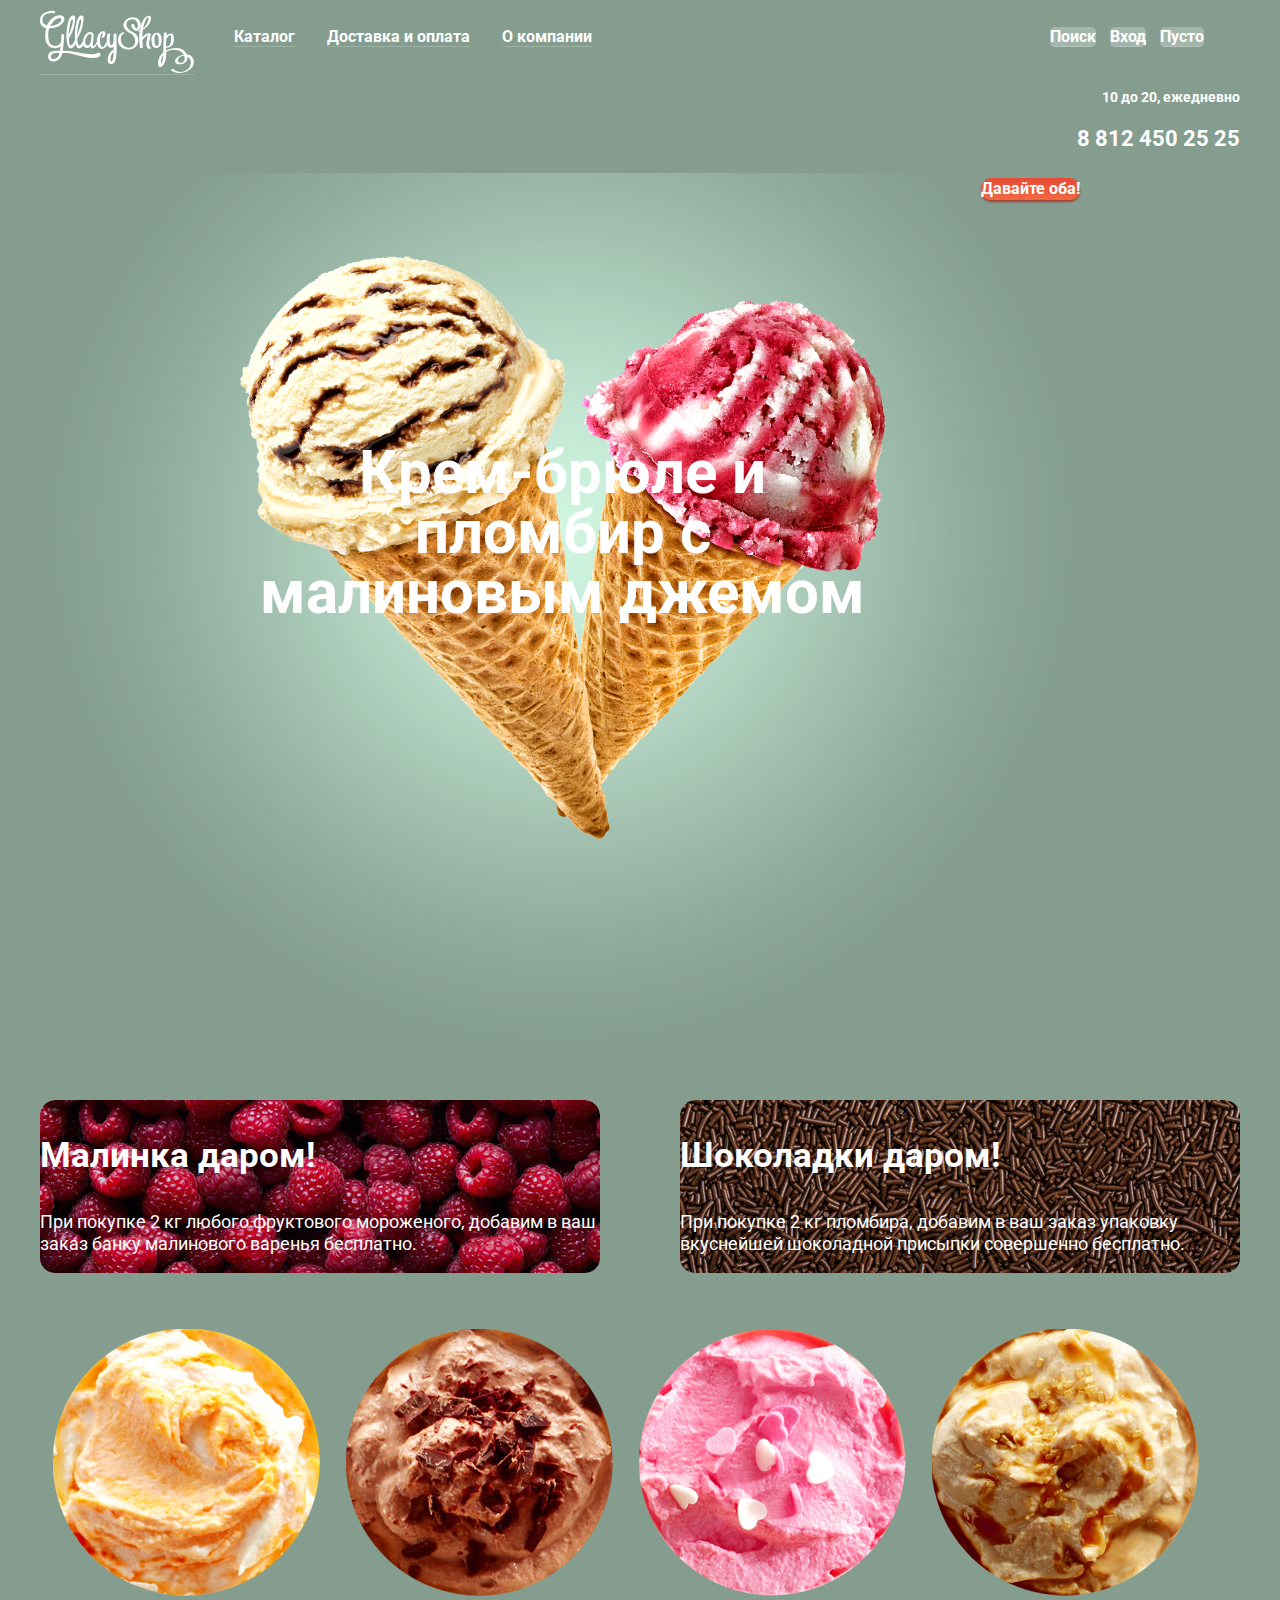
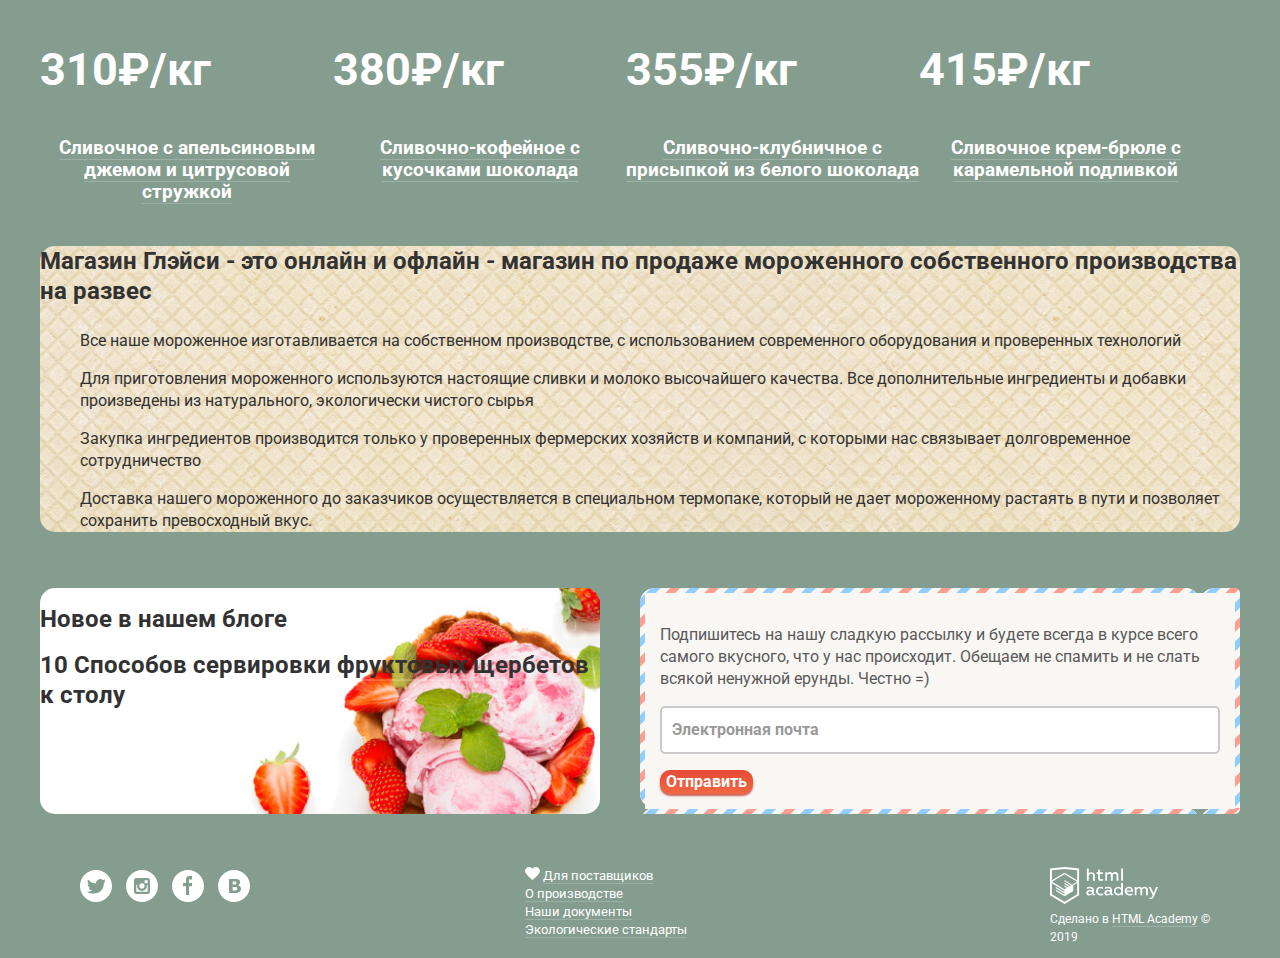
<file: index.html>
<!DOCTYPE html>
<html lang="ru">

<head>
  <meta charset="utf-8">
  <title>HTML Academy: Глейси</title>
  <link href="https://fonts.googleapis.com/css?family=Roboto:400,700&display=swap&subset=cyrillic" rel="stylesheet">
  <link href="css/normalize.css" rel="stylesheet">
  <link href="css/style.css" rel="stylesheet">
</head>

<body>
  <header class="main-header wrapper">
    <nav class="main-navigation">
      <a class="main-header-logo">
        <img src="img/logo.svg" width="154" height="64" alt="Логотип Глэйси»">
      </a>
      <ul class="site-navigation">
        <li class="site-item"><a class="options-form" href="catalog.html">Каталог</a>
          <!-- <ul class="options window-appear">
            <li class="options-item"><a class="new" href="#">Новинки</a></li>
            <li class="options-item"><a href="#">Сливочное</a></li>
            <li class="options-item"><a href="#">Щербеты</a></li>
            <li class="options-item"><a href="#">Фруктовый лед</a></li>
            <li class="options-item"><a href="#">Мелорин</a></li>
          </ul> -->
        </li>
        <li class="site-item"><a href="#">Доставка и оплата</a></li>
        <li class="site-item"><a href="#">О компании</a></li>
      </ul>
      <ul class="user-navigation">
        <li class="user-item"><a class="search-form" href="#">Поиск</a>
          <!--<form class="window-appear search" action="https://echo.htmlacademy.ru" method="post">
            <p>
              <label class="visually-hidden" for="user-search">Форма для поиска</label>
              <input class="input" id="user-search" type="search" name="search" placeholder="Что ищем?">
            </p>
          </form>-->
        </li>
        <li class="user-item"><a class="login-form" href="#">Вход</a>
          <!-- <form class="window-appear exit" action="https://echo.htmlacademy.ru" method="post">
            <p>
              <label class="visually-hidden" for="user-login">Логин</label>
              <input class="input" id="user-login" type="email" name="login" placeholder="Электронная почта">
            </p>
            <p>
              <label class="visually-hidden" for="user-password">Пароль</label>
              <input class="input" id="user-password" type="password" name="password" placeholder="Пароль">
            </p>
            <button class="button" type="submit">
              Войти
            </button>
            <p>
              <a class="exit-item" href="#">Забыли пароль?</a>
            </p>
            <p>
              <a class="exit-item" href="#">Новая регистрация</a>
            </p>
          </form>-->
        </li>
        <li class="user-item"><a class="basket-form" href="#">Пусто</a></li>
      </ul>
    </nav>
    <p class="working-clock">10 до 20, ежедневно<br></p>
    <p class="number">8 812 450 25 25</p>
  </header>
  <main class="wrapper">
    <!--<section class="window-appear feedback">
      <h2 class="visually-hidden">Обратная связь</h2>
      <p>Мы обязательно вам ответим!</p>
      <form class="feedback-form" action="https://echo.htmlacademy.ru" method="post">
        <p>
          <label class="visually-hidden" for="user-name">Имя</label>
          <input class="input" id="user-name" type="text" name="name" placeholder="Как вас зовут?">
        </p>
        <p>
          <label class="visually-hidden" for="user-mail">Электронная почта</label>
          <input class="input" id="user-mail" type="email" name="mail" placeholder="Ваша почта для ответа?">
        </p>
        <p>
          <label class="visually-hidden" for="feedback-write">Отзыв</label>
          <textarea class="input textarea" id="feedback-write" name="write"
            placeholder="Напишите что-нибудь..."></textarea>
        </p>
        <button class="button" type="submit">
          Отправить
        </button>
      </form>
    </section>-->
    <section class="image-title">
      <h1 class="visually-hidden">Глейси</h1>
      <h2 class="image-title-item">Крем-брюле и пломбир с малиновым джемом</h2>
      <img src="img/bg-ice-cream.png" width="1045" height="881" alt="Крем-брюле и пломбир с малиновым джемом">
      <a class="button" href="#">Давайте оба!</a>
    </section>
    <secion class="stock">
      <h2 class="visually-hidden">Акции</h2>
      <div class="container">
        <div class="raspberry">
          <h3 class="stock-list">Малинка даром!</h3>
          <p class="stock-item">При покупке 2 кг любого фруктового мороженого, добавим в ваш заказ банку малинового
            варенья бесплатно.</p>
        </div>
        <div class="chocolate">
          <h3 class="stock-list">Шоколадки даром!</h3>
          <p class="stock-item">При покупке 2 кг пломбира, добавим в ваш заказ упаковку вкуснейшей шоколадной присыпки
            совершенно бесплатно.</p>
        </div>
      </div>
    </secion>
    <section class="catalog">
      <h2 class="visually-hidden">Список товаров</h2>
      <ul class="catalog-list">
        <li class="catalog-item">
          <p class="catalog-item-image">
            <img src="img/product-1.png" width="267" height="267"
              alt="Сливочное с апельсиновым джемом и цитрусовой стружкой">
          </p>
          <p class="catalog-item-price">310₽/кг</p>
          <h3 class="catalog-item-title">
            <a href="#">Сливочное с апельсиновым джемом и цитрусовой стружкой</a>
          </h3>
          <a class="button" href="#">Быстрый просмотр</a>
        </li>
        <li class="catalog-item">
          <p class="catalog-item-image">
            <img src="img/product-2.png" width="267" height="267" alt="Сливочно-кофейное с кусочками шоколада">
          </p>
          <p class="catalog-item-price">380₽/кг</p>
          <h3 class="catalog-item-title">
            <a href="#">Сливочно-кофейное с кусочками шоколада</a>
          </h3>
          <a class="button" href="#">Быстрый просмотр</a>
        </li>
        <li class="catalog-item">
          <p class="catalog-item-image">
            <img src="img/product-3.png" width="267" height="267"
              alt="Сливочно-клубничное с присыпкой из белого шоколада">
          </p>
          <p class="catalog-item-price">355₽/кг</p>
          <h3 class="catalog-item-title">
            <a href="#">Сливочно-клубничное с присыпкой из белого шоколада</a>
          </h3>
          <a class="button" href="#">Быстрый просмотр</a>
        </li>
        <li class="catalog-item">
          <p class="catalog-item-image">
            <img src="img/product-4.png" width="267" height="267" alt="Сливочное крем-брюле с карамельной подливкой">
          </p>
          <p class="catalog-item-price">415₽/кг</p>
          <h3 class="catalog-item-title">
            <a href="#">Сливочное крем-брюле с карамельной подливкой</a>
          </h3>
          <a class="button" href="#">Быстрый просмотр</a>
        </li>
      </ul>
    </section>
    <section class="features">
      <h2 class="visually-hidden">Преимущества</h2>
      <p class="lead-text">Магазин Глэйси - это онлайн и офлайн - магазин по продаже мороженного собственного
        производства на
        развес</p>
      <ul class="features-list">
        <li class="features-item">
          <p>Все наше мороженное изготавливается на собственном производстве, с использованием современного оборудования
            и проверенных технологий</p>
        </li>
        <li class="features-item">
          <p>Для приготовления мороженного используются настоящие сливки и молоко высочайшего качества. Все
            дополнительные ингредиенты и добавки произведены из натурального, экологически чистого сырья</p>
        </li>
        <li class="features-item">
          <p>Закупка ингредиентов производится только у проверенных фермерских хозяйств и компаний, с которыми нас
            связывает долговременное сотрудничество</p>
        </li>
        <li class="features-item">
          <p>Доставка нашего мороженного до заказчиков осуществляется в специальном термопаке, который не дает
            мороженному растаять в пути и позволяет сохранить превосходный вкус.</p>
        </li>
      </ul>
    </section>
    <div class="container">
      <section class="news">
        <h2>Новое в нашем блоге</h2>
        <a class="lead-text" href="#">10 Способов сервировки фруктовых щербетов к столу</a>
      </section>
      <section class="subscription">
        <h2 class="visually-hidden">Подписка</h2>
        <p>Подпишитесь на нашу сладкую рассылку и будете всегда в курсе всего самого вкусного, что у нас происходит.
          Обещаем не спамить и не слать всякой ненужной ерунды. Честно =)</p>
        <form class="feedback-form" action="https://echo.htmlacademy.ru" method="post">
          <p>
            <label class="visually-hidden" for="user-subscribe">Подписка</label>
            <input class="input" id="user-subscribe" type="email" name="subscribe" placeholder="Электронная почта">
          </p>
          <button class="button" type="submit">
            Отправить
          </button>
        </form>
      </section>
    </div>
    <!-- тут будут красные блоки -->
  </main>
  <footer class="main-footer">
    <div class="wrapper">
      <ul class="footer-social">
        <li>
          <img src="img/twitter.svg" width="32" height="32" alt="Твиттер">
          <a class="visually-hidden" href="#">Твиттер</a>
        </li>
        <li>
          <img src="img/instagram.svg" width="32" height="32" alt="Инстаграм">
          <a class="visually-hidden" href="#">Инстаграм</a>
        </li>
        <li>
          <img src="img/fb.svg" width="32" height="32" alt="Фейсбук">
          <a class="visually-hidden" href="#">Фейсбук</a>
        </li>
        <li>
          <img src="img/vk.svg" width="32" height="32" alt="Вконтакте">
          <a class="visually-hidden" href="#">Вконтакте</a>
        </li>
      </ul>
      <ul class="info-list">
        <li class="info-item">
          <img src="img/heart.svg" width="15" height="13" alt="Сердце">
          <a class="column-1" href="#">Для поставщиков</a>
        </li>
        <li class="info-item">
          <a class="column-1" href="#">О производстве</a>
        </li>
        <li class="info-item">
          <a class="column-2" href="#">Наши документы</a>
        </li>
        <li class="info-item">
          <a class="column-2" href="#">Экологические стандарты</a>
        </li>
      </ul>
      <p class="footer-copyright">
        <img src="img/logo-htmlacademy.svg" width="108" height="39" alt="HTML Academy"> <br>
        Сделано в
        <a href="https://htmlacademy.ru/intensive/htmlcss">HTML Academy</a>
        © 2019
      </p>
    </div>
  </footer>
</body>

</html>
</file>
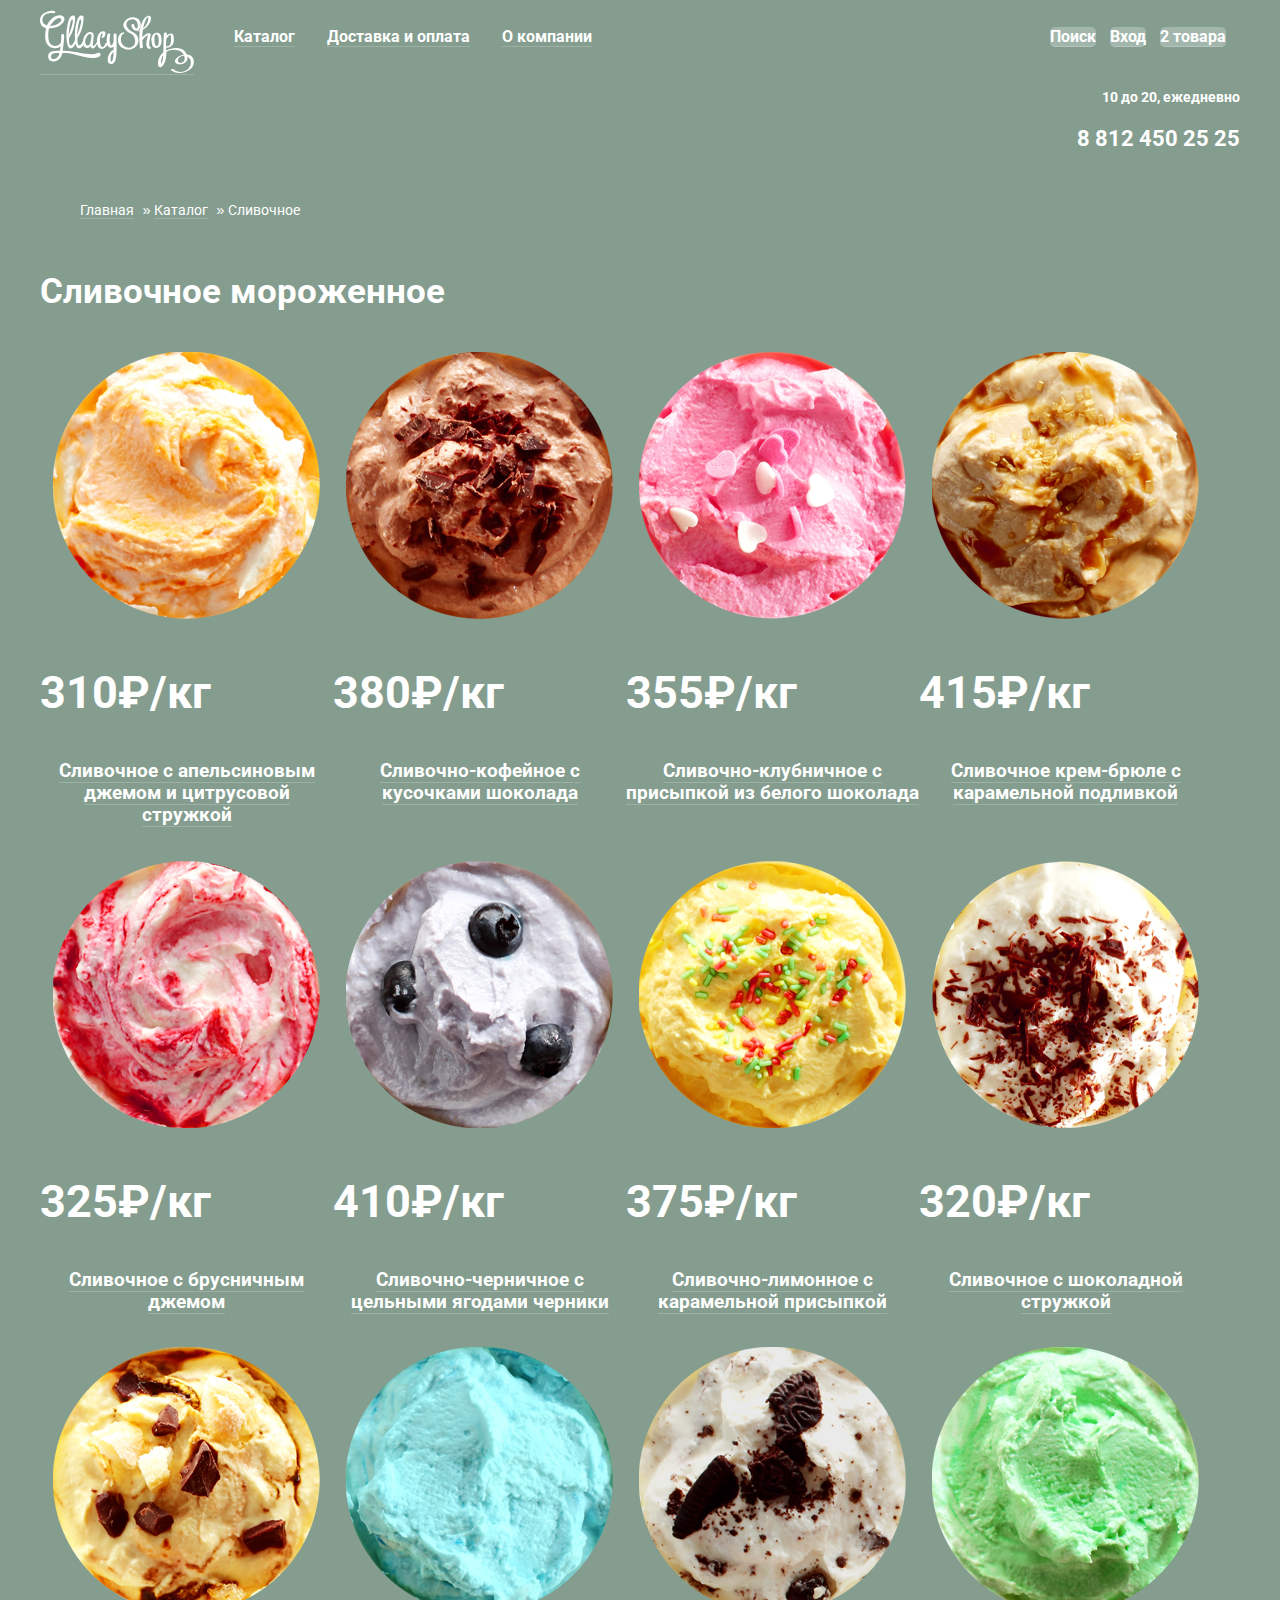
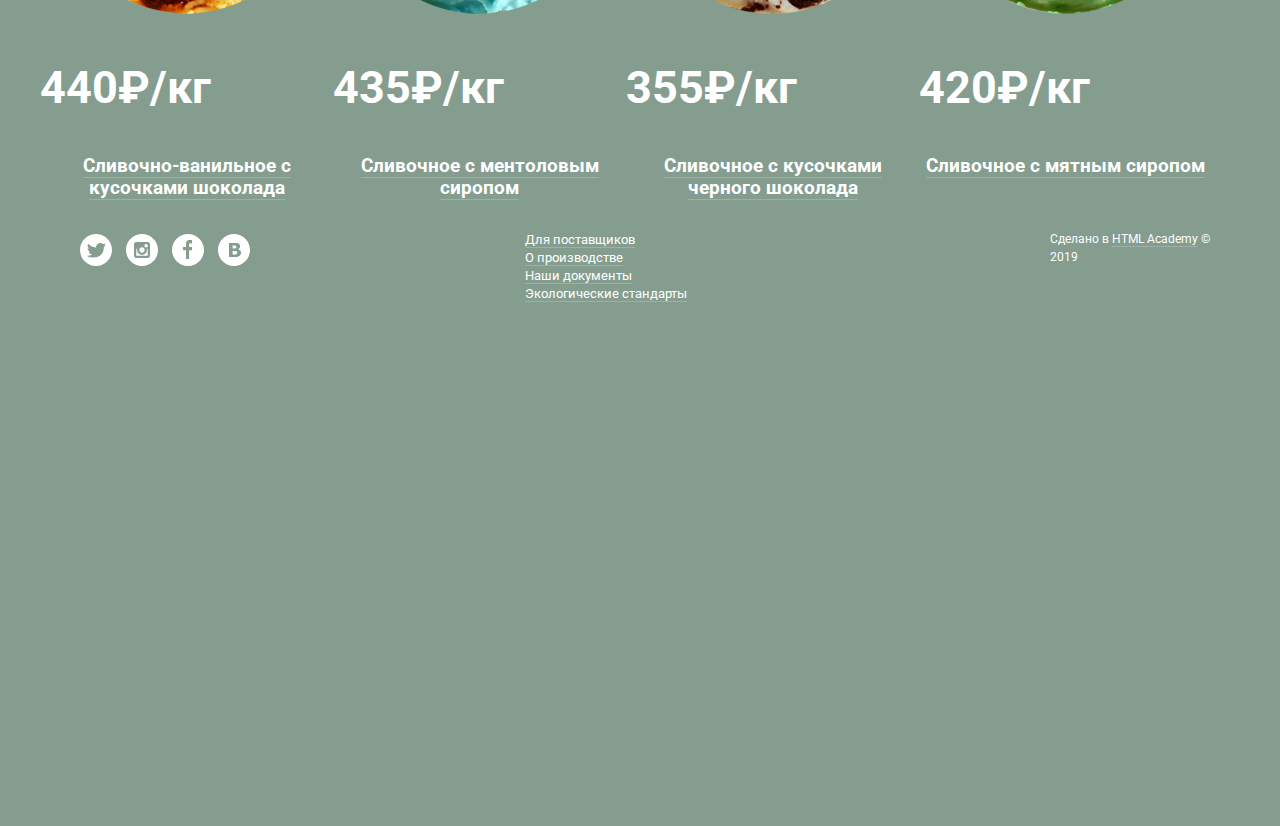
<file: catalog.html>
<!DOCTYPE html>
<html lang="ru">

<head>
  <meta charset="utf-8">
  <title>HTML Academy: Глейси</title>
  <link href="https://fonts.googleapis.com/css?family=Roboto:400,700&display=swap&subset=cyrillic" rel="stylesheet">
  <link href="css/normalize.css" rel="stylesheet">
  <link href="css/style.css" rel="stylesheet">
</head>

<body class="inner-page">
  <header class="main-header wrapper">
    <nav class="main-navigation">
      <a class="main-header-logo" href="index.html">
        <img src="img/logo.svg" width="154" height="64" alt="Логотип Глэйси»">
      </a>
      <ul class="site-navigation">
        <li class="site-navigation-current site-item"><a href="catalog.html">Каталог</a></li>
        <li class="site-item"><a href="#">Доставка и оплата</a></li>
        <li class="site-item"><a href="#">О компании</a></li>
      </ul>
      <ul class="user-navigation">
        <li class="user-item"><a class="search-form" href="#">Поиск</a></li>
        <li class="user-item"><a class="login-form" href="#">Вход</a></li>
        <li class="user-item"><a class="basket-form" href="#">2 товара</a>
          <!---
          <div class="window-appear basket">
            <table class="table">
              <tr>
                <th class="visually-hidden">Удалить</th>
                <th class="visually-hidden">Фото продукта</th>
                <th class="visually-hidden">Продукт</th>
                <th class="visually-hidden">Количество</th>
                <th class="visually-hidden">Стоимость</th>
              </tr>
              <tr>
                <td>
                  <a href="#">
                    <span class="visually-hidden">Удалить</span>
                  </a>
                </td>
                <td>
                  <img src="img/product-1mini.png" width="33" height="33"
                    alt="Сливочное с апельсиновым джемом и цитрусовой стружкой">
                </td>
                <td>Пломбир с апельсиновым джемом</td>
                <td>1,5 кг х 200 руб.</td>
                <td>300 руб.</td>
              </tr>
              <tr>
                <td>
                  <a href="#">
                    <span class="visually-hidden">Удалить</span>
                  </a>
                </td>
                <td>
                  <img src="img/product-3mini.png" width="33" height="33"
                    alt="Сливочно-клубничное с присыпкой из белого шоколада">
                </td>
                <td>Клубничный пломбир с присыпкой из белого шоколада</td>
                <td>1,5 кг х 300 руб.</td>
                <td>450 руб.</td>
              </tr>
            </table>
            <p>Итого: 750 руб.</p>
            <p><a class="button" href="#">Оформить заказ</a></p>
          </div>
          -->
        </li>
      </ul>
    </nav>
    <p class="working-clock">10 до 20, ежедневно<br></p>
    <p class="number">8 812 450 25 25</p>
  </header>
  <main class="wrapper">
    <div class="lead-container">
      <ul class="breadcrumbs">
        <li><a href="index.html">Главная</a><code> » </code></li>
        <li><a href="catalog.html">Каталог</a><code> » </code></li>
        <li class="navigation-current">Сливочное</li>
      </ul>
    </div>
    <!-- тут будут красные блоки -->
    <section class="catalog">
      <h1 class="page-title">Cливочное мороженное</h1>
      <h2 class="visually-hidden">Список товаров</h2>
      <ul class="catalog-list">
        <li class="catalog-item">
          <p class="catalog-item-image">
            <img src="img/product-1.png" width="267" height="267"
              alt="Сливочное с апельсиновым джемом и цитрусовой стружкой">
          </p>
          <p class="catalog-item-price">310₽/кг</p>
          <h3 class="catalog-item-title">
            <a href="#">Сливочное с апельсиновым джемом и цитрусовой стружкой</a>
          </h3>
          <a class="button" href="#">Быстрый просмотр</a>
        </li>
        <li class="catalog-item">
          <p class="catalog-item-image">
            <img src="img/product-2.png" width="267" height="267" alt="Сливочно-кофейное с кусочками шоколада">
          </p>
          <p class="catalog-item-price">380₽/кг</p>
          <h3 class="catalog-item-title">
            <a href="#">Сливочно-кофейное с кусочками шоколада</a>
          </h3>
          <a class="button" href="#">Быстрый просмотр</a>
        </li>
        <li class="catalog-item">
          <p class="catalog-item-image">
            <img src="img/product-3.png" width="267" height="267"
              alt="Сливочно-клубничное с присыпкой из белого шоколада">
          </p>
          <p class="catalog-item-price">355₽/кг</p>
          <h3 class="catalog-item-title">
            <a href="#">Сливочно-клубничное с присыпкой из белого шоколада</a>
          </h3>
          <a class="button" href="#">Быстрый просмотр</a>
        </li>
        <li class="catalog-item">
          <p class="catalog-item-image">
            <img src="img/product-4.png" width="267" height="267" alt="Сливочное крем-брюле с карамельной подливкой">
          </p>
          <p class="catalog-item-price">415₽/кг</p>
          <h3 class="catalog-item-title">
            <a href="#">Сливочное крем-брюле с карамельной подливкой</a>
          </h3>
          <a class="button" href="#">Быстрый просмотр</a>
        </li>
        <li class="catalog-item">
          <p class="catalog-item-image">
            <img src="img/product-5.png" width="267" height="267" alt="Сливочное с брусничным джемом">
          </p>
          <p class="catalog-item-price">325₽/кг</p>
          <h3 class="catalog-item-title">
            <a href="#">Сливочное с брусничным джемом</a>
          </h3>
          <a class="button" href="#">Быстрый просмотр</a>
        </li>
        <li class="catalog-item">
          <p class="catalog-item-image">
            <img src="img/product-6.png" width="267" height="267" alt="Сливочно-черничное с цельными ягодами черники">
          </p>
          <p class="catalog-item-price">410₽/кг</p>
          <h3 class="catalog-item-title">
            <a href="catalog-item.html">Сливочно-черничное с цельными ягодами черники</a>
          </h3>
          <a class="button" href="#">Быстрый просмотр</a>
        </li>
        <li class="catalog-item">
          <p class="catalog-item-image">
            <img src="img/product-7.png" width="267" height="267" alt="Сливочно-лимонное с карамельной присыпкой">
          </p>
          <p class="catalog-item-price">375₽/кг</p>
          <h3 class="catalog-item-title">
            <a href="#">Сливочно-лимонное с карамельной присыпкой</a>
          </h3>
          <a class="button" href="#">Быстрый просмотр</a>
        </li>
        <li class="catalog-item">
          <p class="catalog-item-image">
            <img src="img/product-8.png" width="267" height="267" alt="Сливочное с шоколадной стружкой">
          </p>
          <p class="catalog-item-price">320₽/кг</p>
          <h3 class="catalog-item-title">
            <a href="#">Сливочное с шоколадной стружкой</a>
          </h3>
          <a class="button" href="#">Быстрый просмотр</a>
        </li>
        <li class="catalog-item">
          <p class="catalog-item-image">
            <img src="img/product-9.png" width="267" height="267" alt="Сливочно-ванильное с кусочками шоколада">
          </p>
          <p class="catalog-item-price">440₽/кг</p>
          <h3 class="catalog-item-title">
            <a href="#">Сливочно-ванильное с кусочками шоколада</a>
          </h3>
          <a class="button" href="#">Быстрый просмотр</a>
        </li>
        <li class="catalog-item">
          <p class="catalog-item-image">
            <img src="img/product-10.png" width="267" height="267" alt="Сливочное с ментоловым сиропом">
          </p>
          <p class="catalog-item-price">435₽/кг</p>
          <h3 class="catalog-item-title">
            <a href="#">Сливочное с ментоловым сиропом</a>
          </h3>
          <a class="button" href="#">Быстрый просмотр</a>
        </li>
        <li class="catalog-item">
          <p class="catalog-item-image">
            <img src="img/product-11.png" width="267" height="267" alt="Сливочное с кусочками черного шоколада">
          </p>
          <p class="catalog-item-price">355₽/кг</p>
          <h3 class="catalog-item-title">
            <a href="#">Сливочное с кусочками черного шоколада</a>
          </h3>
          <a class="button" href="#">Быстрый просмотр</a>
        </li>
        <li class="catalog-item">
          <p class="catalog-item-image">
            <img src="img/product-12.png" width="267" height="267" alt="Сливочное с мятным сиропом">
          </p>
          <p class="catalog-item-price">420₽/кг</p>
          <h3 class="catalog-item-title">
            <a href="#">Сливочное с мятным сиропом</a>
          </h3>
          <a class="button" href="#">Быстрый просмотр</a>
        </li>
      </ul>
    </section>
    <!-- тут будут красные блоки
  <section class="pagination">
    <ul class="pagination-list">
      <li class="pagination-item-current"><a>1</a></li>
      <li class="pagination-item"><a href="#">2</a></li>
      <li class="pagination-item"><a href="#">3</a></li>
      <li class="pagination-item"><a href="#">4</a></li>
      <li class="pagination-item"><a href="#">5</a></li>
    </ul>
  </section>
  -->
  </main>
  <footer class="main-footer">
    <div class="wrapper">
      <ul class="footer-social">
        <li>
          <img src="img/twitter.svg" width="32" height="32" alt="Твиттер">
          <a class="visually-hidden" href="#">Твиттер</a>
        </li>
        <li>
          <img src="img/instagram.svg" width="32" height="32" alt="Инстаграм">
          <a class="visually-hidden" href="#">Инстаграм</a>
        </li>
        <li>
          <img src="img/fb.svg" width="32" height="32" alt="Фейсбук">
          <a class="visually-hidden" href="#">Фейсбук</a>
        </li>
        <li>
          <img src="img/vk.svg" width="32" height="32" alt="Вконтакте">
          <a class="visually-hidden" href="#">Вконтакте</a>
        </li>
      </ul>
      <ul class="info-list">
        <li class="info-item"><a href="#">Для поставщиков</a></li>
        <li class="info-item"><a href="#">О производстве</a></li>
        <li class="info-item"><a href="#">Наши документы</a></li>
        <li class="info-item"><a href="#">Экологические стандарты</a></li>
      </ul>
      <p class="footer-copyright">
        Сделано в
        <a href="https://htmlacademy.ru/intensive/htmlcss">HTML Academy</a>
        © 2019
      </p>
    </div>
  </footer>

</body>

</html>
</file>
<file: css/style.css>
html,
body {
  min-width: 1200px;
  min-height: 2416px;
}

body {
  margin: 0;
  font-family: "Roboto", "Arial", sans-serif;
  font-size: 16px;
  line-height: 22px;
  color: #ffffff;
  background-color: #849d8f
}

a {
  color: inherit;
  text-decoration: none;
  border-bottom: 1px solid rgba(255, 255, 255, 0.2);
}

a:hover, a:focus {
  color: #ffbc9e;
}

a:active {
  color: #ffbc9e;
}

.visually-hidden {
  position: absolute;
  clip: rect(0 0 0 0);
}

.button {
  font: inherit;
  font-weight: bold;
  text-align: center;
  color: #ffffff;
  vertical-align: top;
  box-shadow: 0 2px 2px rgba(172, 16, 0, 0.64);
  background-image: linear-gradient(#e74a35, #f26843);
  border-radius: 10px;
  border: none;
}

.button:hover,
.button:focus {
  box-shadow: 0 2px 2px #ac1000;
  background-image: linear-gradient(#f58669, #ec6f5e);
}

.button:active {
  color: #fceeec;
  box-shadow: inset 0 2px 2px #942718;
  background-image: linear-gradient(#d74632, #e1613e);
}

.input {
  line-height: 24px;
  border: solid 2px rgba(154, 154, 154, 0.52);
  border-radius: 5px;
  padding: 10px;
  width: 100%;
  box-sizing: border-box;
}

.input:hover,
.input:focus {
  border: solid 2px rgba(46, 136, 228, 0.52);
}

.input::placeholder {
  color: #999999;
  font-weight: bold;
}

.window-appear {
  display: block;
  color: #323232;
  background-color: #f8f7f4;
  border-radius: 5px;
  box-shadow: 0 20px 20px 0 rgba(0, 0, 0, 0.4);
  padding: 20px 15px;
}

.main-header .working-clock {
  font-size: 14px;
  line-height: 16px;
  font-weight: bold;
  text-align: right;
}

.main-header .number {
  font-size: 22px;
  line-height: 24px;
  font-weight: bold;
  text-align: right;
}

.breadcrumbs {
  font-size: 14px;
  line-height: 16px;
  list-style: none;
}

.basket {
  display: block;
  width: 539px;
}

.table {
  position: relative;
}

.table::after {
  content: "";
  position: absolute;
  height: 1px;
  left: 10px;
  right: 10px;
  bottom: 0;
  background: #a3b6ac;
}

.page-title {
  font-size: 35px;
  line-height: 41px;
  font-weight: bold;
}

.lead-container {
  display: flex;
}

.breadcrumbs > li {
  display: inline-block;
  padding: 0;
  margin: 15px 0;
}

.catalog-list {
  display: flex;
  flex-wrap: wrap;
  padding: 0;
  margin: 0;
  list-style: none;
}

.catalog-item {
  width: 293px;
}

.catalog-item:hover,
.catalog-item:focus {
  color: #ffffff;
  box-shadow: 0 20px 20px 0 rgba(0, 0, 0, 0.4);
  background-color: #9bb1a3;
  border-radius: 5px;
}

.catalog-item .button {
  margin: 20px auto;
  display: none;
}

.catalog-item .button:hover,
.catalog-item .button:focus-within {
  display: table;
}

.catalog-item-image {
  text-align: center;
}

.catalog-item-price {
  font-size: 45px;
  line-height: 45px;
  font-weight: bold;
}

.catalog-item-title {
  text-align: center;
}

.main-navigation {
  display: flex;
  margin: 10px 0;
}

.main-header-logo {
  width: 154px;
  height: 64px;
  padding: 0;
}

.site-navigation {
  width: 450px;
}

.user-navigation {
  width: 190px;
  margin-left: auto;
}

.site-item,
.user-item {
  display: inline-block;
}

.site-item {
  margin-right: 28px;
}

.user-item {
  margin-right: 10px;
}

.main-navigation li {
  list-style: none;
}

.site-item > a {
  line-height: 18px;
  font-weight: bold;
}

.site-item > a:hover,
.site-item > a:focus {
  color: #323232;
  background-color: #f7f6f3;
  border-radius: 10px;
}

.site-item > a:active {
  box-shadow: inset 0 2px 1px 0 #696969;
  background-color: #ededed;
}

.options {
  display: block;
  width: 143px;
}

.options-item a {
  display: block;
  font-size: 14px;
  line-height: 16px;
  padding: 5px;
}

.options-item a:hover,
.options-item a:focus {
  background-color: #fbded7;
  color: #323232;
}

.options-item a:active {
  background-color: #f6b5a5;
}

.options .new {
  position: relative;
  font-weight: bold;
}

.new::after {
  content: "";
  position: absolute;
  height: 1px;
  left: 10px;
  right: 10px;
  bottom: 0;
  background: #a3b6ac;
}

.user-item > a {
  line-height: 16px;
  width: 93px;
  font-weight: bold;
  background-color: #a3b6ac;
  border-radius: 5px;
  text-align: right;
}

.user-item > a:hover,
.user-item > a:focus {
  color: #323232;
  background-color: #f8f7f4;
}

.search {
  display: block;
  width: 341px;
}

.exit {
  display: block;
  width: 277px;
}

.exit a {
  font-size: 13px;
  line-height: 14px;
  background-color: #f8f7f4;
}

.feedback {
  display: block;
  width: 478px;
  border-radius: 10px;
  padding: 25px 24px;
}

.feedback .input {
  width: 267px;
}

.image-title {
  position: relative;
  display: inline-block;

}

.image-title-item {
  font-size: 60px;
  line-height: 60px;
  font-weight: bold;
  text-align: center;
  position: absolute;
  padding: 220px;
}

.image-title .button {
  position: absolute;
  top: 5px;
  right: 5px;
}

.stock .raspberry,
.stock .chocolate {
  width: 560px;
  margin: 40px 0;
  background-size: cover;
  border-radius: 15px;
  background-repeat: no-repeat;
}

.stock .raspberry {
  background-image: url("../img/raspberry.jpg");
  margin-right: 25px;
}

.stock .chocolate {
  background-image: url("../img/chocolate.jpg");
}

.stock-list {
  font-size: 35px;
  line-height: 41px;
}

.stock-item {
  font-size: 18px;
  line-height: 22px;
}

.lead-text {
  font-weight: bold;
  font-size: 24px;
  line-height: 30px;
}

.features {
  background-image: url("../img/bg-wafer.jpg");
  background-color: #eee3cc;
  border-radius: 15px;
  color: #323232;
}

.features li {
  list-style: none;
}

.container {
  display: flex;
  justify-content: space-between;
  }

.news,
.subscription {
  width: 560px;
  margin: 40px 0;
}

.news {
  background-image: url("../img/index-straw.jpg");
  background-color: #8996a6;
  background-size: cover;
  border-radius: 15px;
  background-repeat: no-repeat;
  color: #323232;
  margin-right: 25px;
}

.news a {
  border-bottom: 2px solid rgba(255, 255, 255, 0.2)
}

.subscription {
  background-image: linear-gradient(#f8f7f4, #f8f7f4), url("../img/border.png");
  color: #5a5a5a;
  border-radius: 5px;
  background-clip: padding-box, border-box;
  padding: 15px;
  background-origin: padding-box, border-box;
  border: 5px solid transparent;
}

.wrapper {
  width: 1200px;
  margin: 0 auto;
  padding: 0;
}

.main-footer .wrapper {
  display: flex;
}

.footer-social {
  width: 200px;
  margin-right: 215px;
}

.footer-social > li {
  display: inline-block;
  list-style: none;
  margin-right: 10px;
}

.info-list {
  width: 300px;
  font-size: 13px;
  line-height: 18px;
  margin-right: 240px;
}

.info-list > li {
  list-style: none;
}

.footer-copyright {
  width: 200px;
  font-size: 12px;
  line-height: 18px;
  color: #fefefe;
}
</file>
